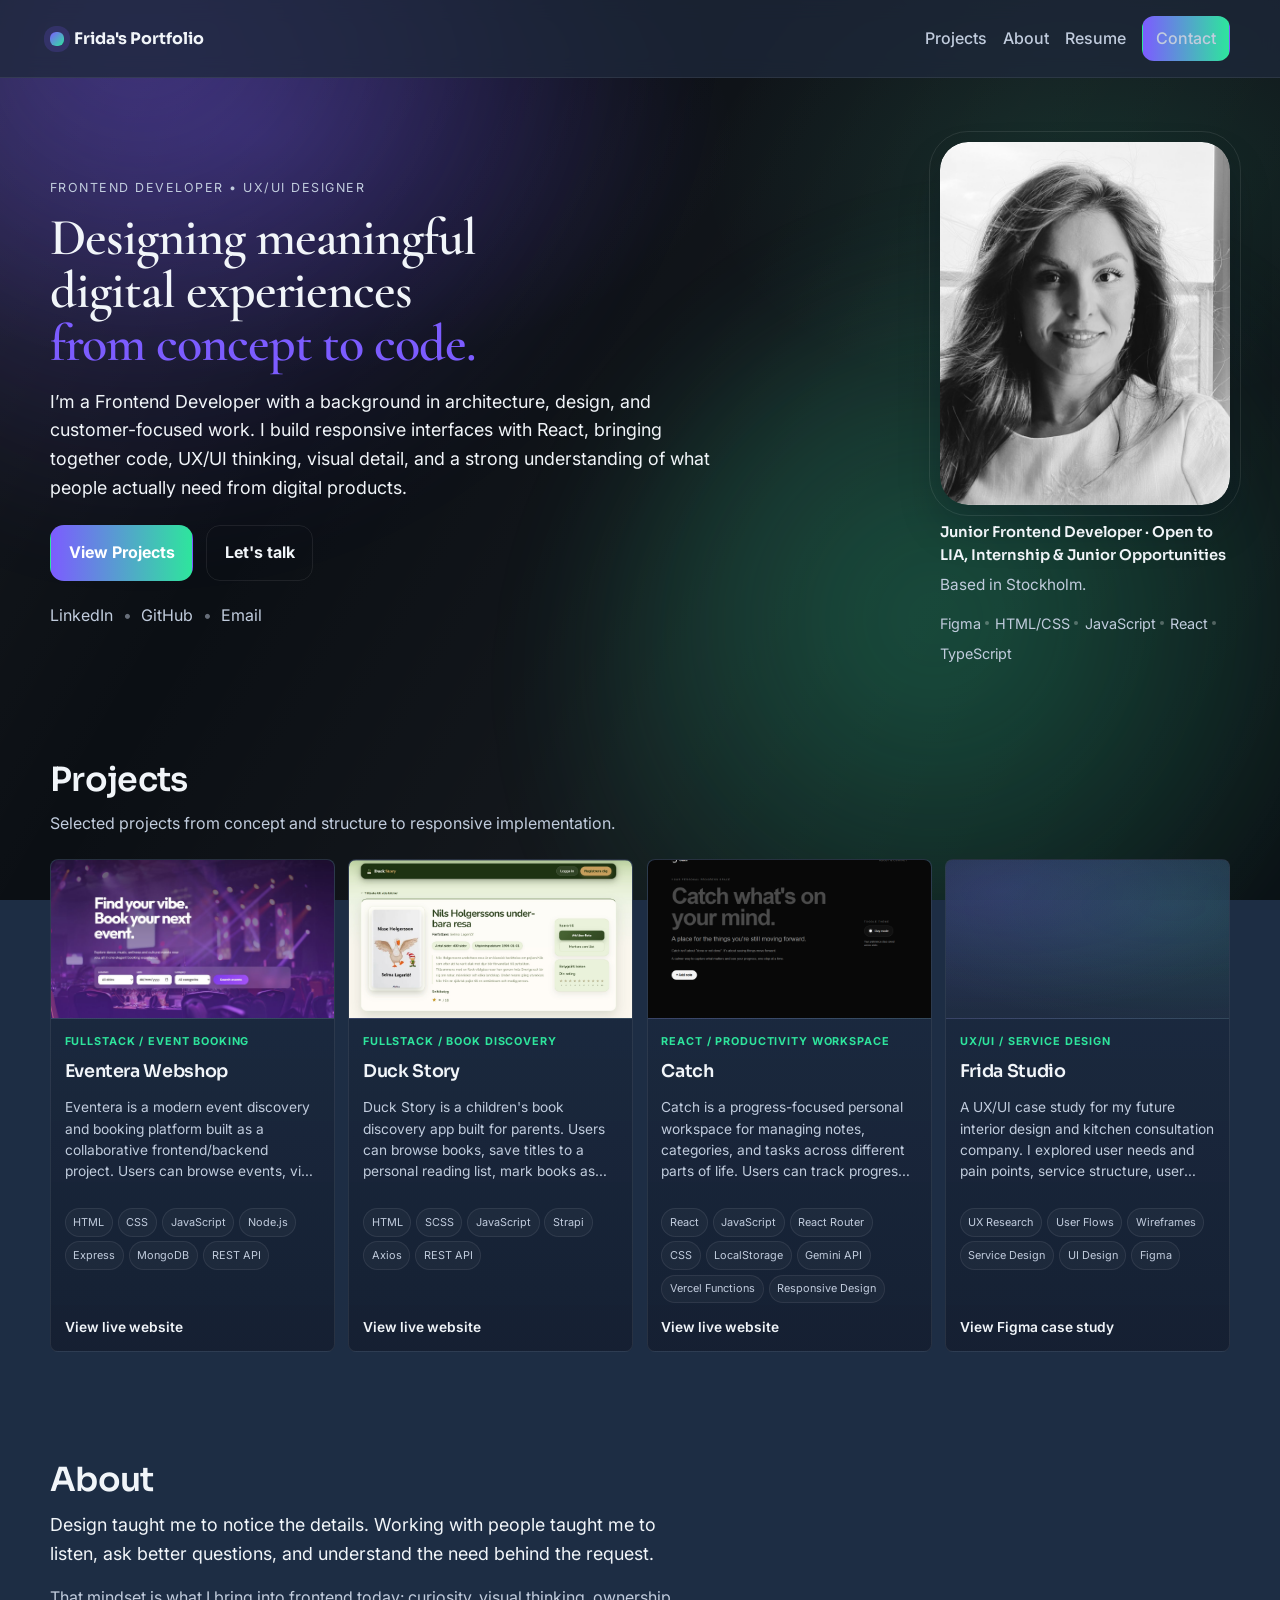
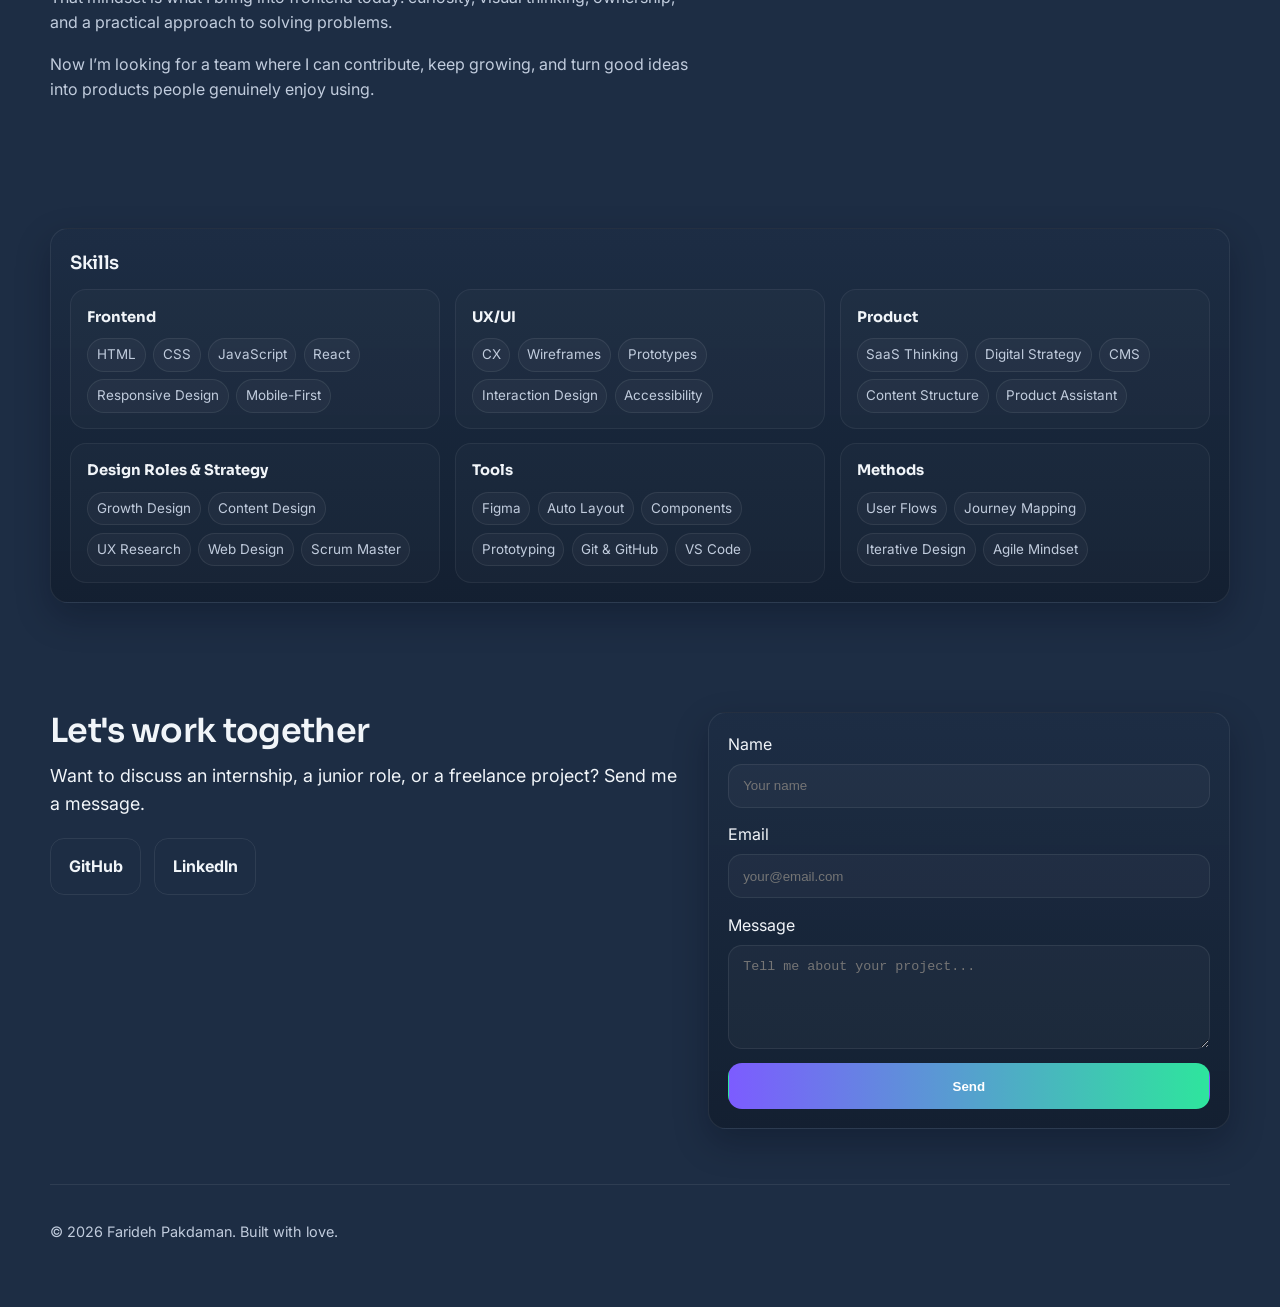
<file: index.html>
<!doctype html>
<html lang="en">
  <head>
    <meta charset="UTF-8" />
    <meta name="viewport" content="width=device-width, initial-scale=1.0" />
    <title>Frida Pakdaman — Frontend & UX/UI</title>

    <!-- Fonts -->
    <link rel="preconnect" href="https://fonts.googleapis.com" />
    <link rel="preconnect" href="https://fonts.gstatic.com" crossorigin />
    <link
      href="https://fonts.googleapis.com/css2?family=Cormorant+Garamond:wght@500;600;700&family=Sora:wght@400;600;700&family=Inter:wght@300;400;500;600;700&display=swap"
      rel="stylesheet"
    />

    <link rel="stylesheet" href="styles.css" />
    <script src="index.js" defer></script>
  </head>

  <body>
    <!-- Header -->
    <header class="header">
      <nav class="nav container">
        <a class="logo" href="#top" aria-label="Home">
          <span class="logo__mark"></span>
          <span class="logo__text">Frida's Portfolio</span>
        </a>

        <button
          class="nav__toggle"
          aria-label="Open menu"
          aria-expanded="false"
          type="button"
        >
          <span></span><span></span><span></span>
        </button>

        <div class="nav__links" data-nav>
          <a href="#projects">Projects</a>
          <a href="#about">About</a>
          <!-- Open resume in modal -->
          <a href="#" id="openResume" aria-controls="resume-modal">Resume</a>
          <a class="btn btn--small" href="#contact">Contact</a>
        </div>
      </nav>
    </header>

    <main id="top">
      <!-- Hero -->
      <section class="hero container">
        <div class="hero__content">
          <p class="eyebrow">Frontend Developer • UX/UI Designer</p>
          <h1>
            Designing meaningful digital experiences
            <span class="accent">from concept to code.</span>
          </h1>
          <p class="lead">
            I’m a Frontend Developer with a background in architecture, design,
            and customer-focused work. I build responsive interfaces with React,
            bringing together code, UX/UI thinking, visual detail, and a strong
            understanding of what people actually need from digital products.
          </p>

          <div class="hero__cta">
            <a class="btn" href="#projects">View Projects</a>
            <a class="btn btn--ghost" href="#contact">Let's talk</a>
          </div>

          <div class="hero__meta">
            <a
              href="https://www.linkedin.com/in/farideh-pakdaman/"
              aria-label="LinkedIn"
              target="_blank"
              rel="noopener"
              >LinkedIn</a
            >

            <span class="dot">•</span>
            <a
              href="https://github.com/Frida1989"
              aria-label="GitHub"
              target="_blank"
              rel="noopener"
              >GitHub</a
            >

            <span class="dot">•</span>
            <a
              href="mailto:farideh.pakdaman@yh.nackademin.se"
              aria-label="Email"
              >Email</a
            >
          </div>
        </div>

        <div class="hero__card">
          <div class="hero__portrait">
            <img src="images/portrait.jpg" alt="Portrait of Farideh Pakdaman" />
          </div>

          <div class="hero__note">
            <p class="hero__note-kicker">
              Junior Frontend Developer · Open to LIA, Internship & Junior
              Opportunities
            </p>
            <p class="hero__note-text">Based in Stockholm.</p>
            <div class="hero__skills" aria-label="Core skills">
              <span>Figma</span>
              <span>HTML/CSS</span>
              <span>JavaScript</span>
              <span>React</span>
              <span>TypeScript</span>
            </div>
          </div>
        </div>
      </section>

      <!-- Projects -->
      <section id="projects" class="section container">
        <div class="section__head">
          <h2>Projects</h2>
          <p class="muted">
            Selected projects from concept and structure to responsive
            implementation.
          </p>
        </div>

        <div class="grid grid--projects">
          <article class="project">
            <a
              class="project__thumb"
              href="https://frida1989.github.io/webbshop-2026-fe/"
              target="_blank"
              rel="noopener"
              aria-label="Open Eventera webshop"
            >
              <img
                src="images/eventera-webshop.jpg"
                alt="Screenshot of the Eventera webshop landing page"
              />
            </a>
            <div class="project__body">
              <p class="project__eyebrow">Fullstack / Event Booking</p>
              <h3>Eventera Webshop</h3>
              <p class="muted">
                Eventera is a modern event discovery and booking platform built
                as a collaborative frontend/backend project. Users can browse
                events, view event details, and reserve spots through an
                interactive booking flow connected to a live API.
              </p>
              <div class="project__tags">
                <span class="chip">HTML</span>
                <span class="chip">CSS</span>
                <span class="chip">JavaScript</span>
                <span class="chip">Node.js</span>
                <span class="chip">Express</span>
                <span class="chip">MongoDB</span>
                <span class="chip">REST API</span>
              </div>
              <a
                class="project__link"
                href="https://frida1989.github.io/webbshop-2026-fe/"
                target="_blank"
                rel="noopener"
                >View live website</a
              >
            </div>
          </article>

          <article class="project">
            <a
              class="project__thumb"
              href="https://duck-story.netlify.app/"
              target="_blank"
              rel="noopener"
              aria-label="Open duck-story website"
            >
              <img
                src="images/Duck-Story.jpg"
                alt="Screenshot of the Duck-Story details book page"
              />
            </a>
            <div class="project__body">
              <p class="project__eyebrow">Fullstack / Book Discovery</p>
              <h3>Duck Story</h3>
              <p class="muted">
                Duck Story is a children's book discovery app built for parents.
                Users can browse books, save titles to a personal reading list,
                mark books as read, and rate them 1–10 — all connected to a
                headless CMS with user authentication
              </p>
              <div class="project__tags">
                <span class="chip">HTML</span>
                <span class="chip">SCSS</span>
                <span class="chip">JavaScript</span>
                <span class="chip">Strapi</span>
                <span class="chip">Axios</span>
                <span class="chip">REST API</span>
              </div>
              <a
                class="project__link"
                href="https://duck-story.netlify.app/landing/"
                target="_blank"
                rel="noopener"
                >View live website</a
              >
            </div>
          </article>

          <article class="project">
            <a
              class="project__thumb"
              href="https://catch-virid.vercel.app/"
              target="_blank"
              rel="noopener"
              aria-label="Open Catch workspace app"
            >
              <img
                src="images/catch-workspace.png"
                alt="Screenshot of the Catch personal workspace landing page"
              />
            </a>
            <div class="project__body">
              <p class="project__eyebrow">React / Productivity Workspace</p>
              <h3>Catch</h3>
              <p class="muted">
                Catch is a progress-focused personal workspace for managing
                notes, categories, and tasks across different parts of life.
                Users can track progress, search and filter notes, switch
                themes, and use AI to turn larger tasks into smaller next steps.
              </p>
              <div class="project__tags">
                <span class="chip">React</span>
                <span class="chip">JavaScript</span>
                <span class="chip">React Router</span>
                <span class="chip">CSS</span>
                <span class="chip">LocalStorage</span>
                <span class="chip">Gemini API</span>
                <span class="chip">Vercel Functions</span>
                <span class="chip">Responsive Design</span>
              </div>
              <a
                class="project__link"
                href="https://catch-virid.vercel.app/"
                target="_blank"
                rel="noopener"
                >View live website</a
              >
            </div>
          </article>

          <article class="project">
            <a
              class="project__thumb project__thumb--video"
              href="https://www.figma.com/design/5IrA8pKhsXyzNtsb5sLPWa/ReadOnlycase-study-2026-08-13?node-id=0-1&amp;t=VuBFuwVH6ku0TAVI-1"
              target="_blank"
              rel="noopener"
              aria-label="Open the Frida Studio UX case study in Figma"
            >
              <video
                src="media/frida-studio-reel.mp4"
                autoplay
                muted
                loop
                playsinline
                preload="metadata"
                disablepictureinpicture
                aria-hidden="true"
              ></video>
            </a>
            <div class="project__body">
              <p class="project__eyebrow">UX/UI / Service Design</p>
              <h3>Frida Studio</h3>
              <p class="muted">
                A UX/UI case study for my future interior design and kitchen
                consultation company. I explored user needs and pain points,
                service structure, user flows, wireframes, and the visual
                direction for the website. Phase 1 is complete, with frontend
                development now in progress.
              </p>
              <div class="project__tags">
                <span class="chip">UX Research</span>
                <span class="chip">User Flows</span>
                <span class="chip">Wireframes</span>
                <span class="chip">Service Design</span>
                <span class="chip">UI Design</span>
                <span class="chip">Figma</span>
              </div>
              <a
                class="project__link"
                href="https://www.figma.com/design/5IrA8pKhsXyzNtsb5sLPWa/ReadOnlycase-study-2026-08-13?node-id=0-1&amp;t=VuBFuwVH6ku0TAVI-1"
                target="_blank"
                rel="noopener"
                >View Figma case study</a
              >
            </div>
          </article>
        </div>
      </section>

      <!-- About -->
      <div class="bg-aurora" aria-hidden="true"></div>
      <section id="about" class="section container">
        <div class="two-col">
          <div>
            <h2>About</h2>
            <p class="lead">
              Design taught me to notice the details. Working with people
              taught me to listen, ask better questions, and understand the
              need behind the request.
            </p>
            <p class="muted">
              That mindset is what I bring into frontend today: curiosity,
              visual thinking, ownership, and a practical approach to solving
              problems.
            </p>
            <p class="muted">
              Now I’m looking for a team where I can contribute, keep growing,
              and turn good ideas into products people genuinely enjoy using.
            </p>
          </div>
        </div>
      </section>

      <!-- Resume -->
      <section id="resume" class="section container">
        <div class="resume">
          <div class="card">
            <h3>Skills</h3>
            <div class="skills-groups">
              <div class="skills-group">
                <h4>Frontend</h4>
                <div class="chips">
                  <span class="chip">HTML</span>
                  <span class="chip">CSS</span>

                  <span class="chip">JavaScript </span>
                  <span class="chip">React</span>
                  <span class="chip">Responsive Design</span>
                  <span class="chip">Mobile-First</span>
                </div>
              </div>
              <div class="skills-group">
                <h4>UX/UI</h4>
                <div class="chips">
                  <span class="chip">CX</span>
                  <span class="chip">Wireframes</span>
                  <span class="chip">Prototypes</span>

                  <span class="chip">Interaction Design</span>
                  <span class="chip">Accessibility</span>
                </div>
              </div>

              <div class="skills-group">
                <h4>Product</h4>
                <div class="chips">
                  <span class="chip">SaaS Thinking</span>
                  <span class="chip">Digital Strategy</span>
                  <span class="chip">CMS</span>
                  <span class="chip">Content Structure</span>
                  <span class="chip">Product Assistant</span>
                </div>
              </div>

              <div class="skills-group">
                <h4>Design Roles &amp; Strategy</h4>
                <div class="chips">
                  <span class="chip">Growth Design</span>
                  <span class="chip">Content Design</span>
                  <span class="chip">UX Research</span>
                  <span class="chip">Web Design</span>
                  <span class="chip">Scrum Master</span>
                </div>
              </div>

              <div class="skills-group">
                <h4>Tools</h4>
                <div class="chips">
                  <span class="chip">Figma</span>
                  <span class="chip">Auto Layout</span>
                  <span class="chip">Components</span>
                  <span class="chip">Prototyping</span>
                  <span class="chip">Git &amp; GitHub</span>
                  <span class="chip">VS Code</span>
                </div>
              </div>

              <div class="skills-group">
                <h4>Methods</h4>
                <div class="chips">
                  <span class="chip">User Flows</span>
                  <span class="chip">Journey Mapping</span>
                  <span class="chip">Iterative Design</span>
                  <span class="chip">Agile Mindset</span>
                </div>
              </div>
            </div>
          </div>
        </div>
      </section>

      <!-- Contact -->
      <section id="contact" class="section container">
        <div class="contact">
          <div>
            <h2>Let's work together</h2>
            <p class="lead">
              Want to discuss an internship, a junior role, or a freelance
              project? Send me a message.
            </p>
            <div class="contact__links">
              <a
                class="btn btn--ghost"
                href="https://github.com/Frida1989"
                target="_blank"
                rel="noopener"
                >GitHub</a
              >
              <a
                class="btn btn--ghost"
                href="https://www.linkedin.com/in/farideh-pakdaman/"
                target="_blank"
                rel="noopener"
                >LinkedIn</a
              >
            </div>
          </div>

          <form
            class="form card"
            action="https://formspree.io/f/xdavvywb"
            method="post"
          >
            <input
              type="hidden"
              name="_subject"
              value="New Portfolio Contact Message"
            />
            <label>
              <span>Name</span>
              <input type="text" name="name" placeholder="Your name" required />
            </label>

            <label>
              <span>Email</span>
              <input
                type="email"
                name="email"
                placeholder="your@email.com"
                required
              />
            </label>

            <label>
              <span>Message</span>
              <textarea
                name="message"
                rows="5"
                placeholder="Tell me about your project..."
              ></textarea>
            </label>

            <button class="btn btn--full" type="submit">Send</button>
          </form>
        </div>
      </section>
    </main>

    <footer class="footer container">
      <p class="muted small">
        © <span id="year"></span> Farideh Pakdaman. Built with love.
      </p>
    </footer>

    <!-- Resume Modal -->
    <div
      id="resume-modal"
      class="modal"
      aria-hidden="true"
      role="dialog"
      aria-label="Resume PDF"
    >
      <div class="modal__overlay" data-modal-close></div>
      <div class="modal__dialog">
        <button class="modal__close" aria-label="Close resume" type="button">
          ✕
        </button>
        <iframe
          id="resume-iframe"
          src="resume.pdf"
          title="Resume PDF"
          frameborder="0"
          loading="lazy"
        ></iframe>
        <div class="modal__actions">
          <a
            class="btn btn--ghost"
            href="resume.pdf"
            target="_blank"
            rel="noopener"
            >Open in new tab</a
          >
          <a class="btn" href="resume.pdf" download>Download</a>
        </div>
      </div>
    </div>
  </body>
</html>
</file>
<file: styles.css>
:root {
  --bg: #1d2d44;
  --surface: #1d2d44;
  --primary-text: #f1f5f9;
  --secondary-text: #c1ccdd;
  --accent: #7c5cff;
  --accent-soft: rgba(124, 92, 255, 0.18);
  --border: rgba(255, 255, 255, 0.08);
  --success: #22c55e;
  --error: #ef4444;

  /* Text color names used across the page */
  --text: var(--primary-text);
  --muted: var(--secondary-text);

  /* Secondary accent color */
  --accent-2: #2ee59d;
  --accent-2-soft: rgba(46, 229, 157, 0.12);

  --on-accent: #ffffff;

  /* Typography */
  --font-body:
    "Inter", system-ui, -apple-system, Segoe UI, Roboto, Arial, sans-serif;
  --font-head:
    "Sora", system-ui, -apple-system, Segoe UI, Roboto, Arial, sans-serif;
  --font-display: "Cormorant Garamond", Georgia, "Times New Roman", serif;

  /* Layout */
  --container: 1180px;
  --radius: 18px;

  /* Type scale */
  --h1: clamp(2.6rem, 3.6vw, 3.5rem);
  --h2: clamp(1.8rem, 2.6vw, 2.3rem);
  --h3: 1.15rem;
  --p: 1rem;
  --lead: 1.12rem;
}

/* Base */
* {
  box-sizing: border-box;
}
html {
  scroll-behavior: smooth;
}
body {
  background: linear-gradient(90deg, var(--accent), var(--accent-2));
  color: var(--on-accent);
  background:
    radial-gradient(
      1200px 700px at 20% 10%,
      var(--accent-soft),
      transparent 60%
    ),
    radial-gradient(
      900px 500px at 90% 20%,
      var(--accent-2-soft),
      transparent 55%
    ),
    var(--bg);
  color: var(--text);
  line-height: 1.6;
  margin: 0;
  font-family: var(--font-body);
}

a {
  color: inherit;
  text-decoration: none;
}
img {
  max-width: 100%;
  display: block;
}

.container {
  width: min(var(--container), calc(100% - 2.2rem));
  margin: 0 auto;
}

.section {
  padding: 3.4rem 0;
  scroll-margin-top: 5.5rem;
}
.section__head {
  margin-bottom: 1.4rem;
  max-width: 44rem;
}

h2,
h3 {
  font-family: var(--font-head);
  margin: 0 0 0.75rem 0;
  letter-spacing: -0.02em;
  font-weight: 600;
}
h1 {
  --font-sans:
    ui-sans-serif, system-ui, sans-serif, "Apple Color Emoji", "Segoe UI Emoji",
    "Segoe UI Symbol", "Noto Color Emoji";

  font-size: var(--h1);
  line-height: 1.05;
  font-weight: 700;
  margin: 0 0 1rem 0;
  font-family: var(--font-head);
}
h2 {
  font-size: var(--h2);
  line-height: 1.15;
}
h3 {
  font-size: var(--h3);
}

p {
  margin: 0 0 1rem 0;
  font-size: var(--p);
}
.lead {
  font-size: var(--lead);
  color: var(--text);
  max-width: 62ch;
}
.muted {
  color: var(--muted);
}
.small {
  font-size: 0.9rem;
}

.accent {
  color: var(--accent);
}
.eyebrow {
  color: var(--muted);
  text-transform: uppercase;
  letter-spacing: 0.12em;
  font-size: 0.78rem;
  margin-bottom: 0.8rem;
}

/* Header and navigation */
.header {
  position: sticky;
  top: 0;
  z-index: 10;
  backdrop-filter: blur(10px);
  background: rgba(30, 41, 59, 0.75);
  border-bottom: 1px solid var(--border);
}
.nav {
  display: flex;
  align-items: center;
  justify-content: space-between;
  padding: 1rem 0;
  gap: 1rem;
}
.logo {
  display: inline-flex;
  align-items: center;
  gap: 0.6rem;
}
.logo__mark {
  width: 14px;
  height: 14px;
  border-radius: 6px;
  background: linear-gradient(135deg, var(--accent), var(--accent-2));
  box-shadow: 0 0 0 6px var(--accent-soft);
}
.logo__text {
  font-family: var(--font-head);
  font-weight: 700;
}

.nav__links {
  display: flex;
  align-items: center;
  gap: 1rem;
}
.nav__links a {
  color: var(--muted);
  font-weight: 500;
}
.nav__links a:hover {
  color: var(--text);
}

.nav__toggle {
  display: none;
  border: 1px solid var(--border);
  background: transparent;
  border-radius: 12px;
  padding: 0.6rem;
  cursor: pointer;
}
.nav__toggle span {
  display: block;
  width: 22px;
  height: 2px;
  background: var(--text);
  margin: 5px 0;
  border-radius: 2px;
}

/* Buttons */
.btn {
  display: inline-flex;
  align-items: center;
  justify-content: center;
  padding: 0.9rem 1.1rem;
  border-radius: 14px;
  border: 1px solid transparent;
  background: linear-gradient(90deg, var(--accent), var(--accent-2));
  color: var(--on-accent);
  font-weight: 700;
  transition:
    transform 180ms ease,
    opacity 180ms ease;
}
.btn:hover {
  transform: translateY(-1px);
  opacity: 0.95;
}
.btn--ghost {
  background: transparent;
  border-color: var(--border);
  color: var(--text);
}
.btn--small {
  padding: 0.55rem 0.8rem;
  border-radius: 12px;
}
.btn--full {
  width: 100%;
}

/* Cards and small reusable elements */
.card {
  background: linear-gradient(
    180deg,
    rgba(29, 45, 68, 0.88),
    rgba(19, 31, 48, 0.92)
  );
  border: 1px solid rgba(255, 255, 255, 0.07);
  border-radius: var(--radius);
  padding: 1.2rem;
  box-shadow: 0 14px 34px rgba(2, 6, 23, 0.28);
}
.chips {
  display: flex;
  flex-wrap: wrap;
  gap: 0.5rem;
  margin-top: 0.8rem;
}
.chip {
  border: 1px solid var(--border);
  background: rgba(255, 255, 255, 0.03);
  padding: 0.35rem 0.6rem;
  border-radius: 999px;
  font-size: 0.9rem;
  color: var(--muted);
}
.skills-groups {
  display: grid;
  grid-template-columns: repeat(3, minmax(0, 1fr));
  gap: 0.9rem;
}
.skills-group {
  padding: 0.95rem 1rem;
  border: 1px solid rgba(255, 255, 255, 0.06);
  border-radius: 16px;
  background: rgba(255, 255, 255, 0.02);
}
.skills-group h4 {
  margin: 0 0 0.55rem;
  font-size: 0.92rem;
  font-family: var(--font-head);
  color: var(--text);
}
#resume .card {
  width: 100%;
}
#resume {
  width: 100%;
}
#resume .resume > .card {
  min-width: 0;
}
#resume .chips {
  gap: 0.45rem;
  margin-top: 0;
}
#resume .chip {
  font-size: 0.84rem;
  padding: 0.32rem 0.55rem;
}
.tag {
  border: 1px solid var(--border);
  padding: 0.28rem 0.55rem;
  border-radius: 999px;
  font-size: 0.85rem;
  color: var(--muted);
}

/* Hero */
.hero {
  padding: 4rem 0 2.6rem;
  display: grid;
  grid-template-columns: minmax(0, 1.25fr) minmax(250px, 0.8fr);
  gap: clamp(1.75rem, 4vw, 3.5rem);
  align-items: center;
}
.hero__content {
  max-width: 42rem;
}
.hero h1 {
  max-width: 22ch;
  margin-bottom: 1.1rem;
  font-family: var(--font-display);
  font-size: clamp(2.15rem, 4.2vw, 3.25rem);
  line-height: 1.02;
  letter-spacing: -0.02em;
  font-weight: 600;
  text-wrap: balance;
}
.hero h1 .accent {
  display: inline;
}
.hero__cta {
  display: flex;
  flex-wrap: wrap;
  gap: 0.8rem;
  margin: 1.4rem 0;
}
.hero__meta {
  display: flex;
  align-items: center;
  gap: 0.6rem;
  color: var(--muted);
}
.hero__meta a:hover {
  color: var(--text);
}
.dot {
  opacity: 0.5;
}
.hero__card {
  display: grid;
  justify-items: end;
  gap: 1rem;
}
.hero__portrait {
  width: min(100%, 290px);
  overflow: hidden;
  border-radius: 28px;
  outline: 1px solid rgba(255, 255, 255, 0.09);
  outline-offset: 10px;
  box-shadow: 0 22px 42px rgba(2, 6, 23, 0.24);
}
.hero__portrait img {
  display: block;
  width: 100%;
  aspect-ratio: 4 / 5;
  object-fit: cover;
  object-position: center top;
  border-radius: 28px;
  filter: grayscale(100%);
}
.hero__note {
  width: min(100%, 290px);
}
.hero__note-kicker {
  margin: 0 0 0.35rem;
  font-family: var(--font-head);
  font-size: 0.92rem;
  font-weight: 600;
  color: var(--text);
}
.hero__note-text {
  margin: 0;
  color: var(--muted);
  font-size: 0.96rem;
}
.hero__skills {
  display: flex;
  flex-wrap: wrap;
  gap: 0.45rem 0.9rem;
  margin-top: 0.85rem;
  color: var(--muted);
  font-size: 0.9rem;
}
.hero__skills span {
  position: relative;
}
.hero__skills span:not(:last-child)::after {
  content: "";
  position: absolute;
  right: -0.5rem;
  top: 50%;
  width: 4px;
  height: 4px;
  border-radius: 999px;
  background: rgba(255, 255, 255, 0.28);
  transform: translateY(-50%);
}

/* Projects grid */
.grid {
  display: grid;
  grid-template-columns: repeat(3, 1fr);
  gap: 1rem;
}
.grid--projects {
  grid-template-columns: repeat(4, minmax(0, 1fr));
  gap: 0.85rem;
}
.project {
  border: 1px solid rgba(255, 255, 255, 0.08);
  border-radius: 8px;
  overflow: hidden;
  background: linear-gradient(
    180deg,
    rgba(29, 45, 68, 0.86),
    rgba(21, 31, 49, 0.92)
  );
  display: grid;
  grid-template-rows: auto 1fr;
  transition: transform 180ms ease;
  min-height: 100%;
}
.project:hover {
  transform: translateY(-2px);
}
.project__thumb {
  aspect-ratio: 16 / 9;
  min-height: 0;
  display: flex;
  align-items: center;
  justify-content: center;
  background:
    radial-gradient(
      500px 200px at 20% 20%,
      var(--accent-soft),
      transparent 60%
    ),
    radial-gradient(
      500px 200px at 80% 30%,
      var(--accent-2-soft),
      transparent 60%
    ),
    rgba(255, 255, 255, 0.02);
  border-bottom: 1px solid rgba(255, 255, 255, 0.07);
  overflow: hidden;
}

/* Project media */
.project__thumb img,
.project__thumb video {
  width: 100%;
  height: 100%;
  object-fit: cover;
  display: block;
}
.project__thumb--video video {
  pointer-events: none;
}
.project__thumb--logo {
  padding: 1.2rem;
}
.project__thumb--logo img {
  width: min(100%, 210px);
  height: min(100%, 210px);
  object-fit: cover;
  border-radius: 8px;
}
.project__thumb--placeholder {
  min-height: 190px;
  padding: 1rem;
  text-align: center;
}
.project__thumb--placeholder span {
  color: var(--text);
  font-family: var(--font-head);
  font-size: 1.15rem;
  font-weight: 700;
}
.project__body {
  padding: 0.85rem;
  display: flex;
  flex-direction: column;
}
.project__body h3 {
  font-size: 1.1rem;
}
.project__body > .muted {
  display: -webkit-box;
  overflow: hidden;
  font-size: 0.86rem;
  line-height: 1.55;
  -webkit-box-orient: vertical;
  -webkit-line-clamp: 4;
}
.project__eyebrow {
  color: var(--accent-2);
  font-size: 0.68rem;
  font-weight: 700;
  letter-spacing: 0.08em;
  margin-bottom: 0.45rem;
  text-transform: uppercase;
}
.project__tags {
  display: flex;
  flex-wrap: wrap;
  gap: 0.3rem;
  margin: 0.6rem 0 0.8rem;
}
.project__tags .chip {
  padding: 0.28rem 0.48rem;
  font-size: 0.68rem;
}
.project__link {
  color: var(--text);
  font-size: 0.86rem;
  font-weight: 600;
  margin-top: auto;
}
.project__link:hover {
  color: var(--accent);
}

/* About and content layout */
.two-col {
  display: grid;
  grid-template-columns: minmax(0, 1.1fr) minmax(300px, 0.9fr);
  gap: 1rem;
  align-items: start;
}

/* Resume */
.resume {
  display: grid;
  grid-template-columns: 1fr;
  gap: 1rem;
  width: min(100%, 1180px);
  max-width: 1180px;
  margin: 0 auto;
}

.resume__viewer {
  grid-column: 1 / -1;
  margin-bottom: 1rem;
}
.resume__viewer iframe {
  width: 100%;
  height: 70vh;
  border: 1px solid var(--border);
  border-radius: 12px;
  background: var(--surface);
}
.resume__viewer p {
  margin-top: 0.6rem;
}

/* Resume modal */
.modal {
  position: fixed;
  inset: 0;
  display: none;
  align-items: center;
  justify-content: center;
  z-index: 2000;
}
.modal.is-open {
  display: flex;
}
.modal__overlay {
  position: absolute;
  inset: 0;
  background: rgba(2, 6, 23, 0.6);
  backdrop-filter: blur(6px);
}
.modal__dialog {
  position: relative;
  width: min(1100px, 96%);
  max-height: 92vh;
  border-radius: 14px;
  overflow: hidden;
  display: flex;
  flex-direction: column;
  background: var(--surface);
  box-shadow: 0 30px 80px rgba(2, 6, 23, 0.6);
}
.modal__close {
  position: absolute;
  right: 12px;
  top: 12px;
  background: transparent;
  border: none;
  color: var(--text);
  font-size: 1.1rem;
  padding: 8px;
  cursor: pointer;
}
.modal__dialog iframe {
  width: 100%;
  height: calc(92vh - 64px);
  border: 0;
  background: var(--surface);
}
.modal__actions {
  display: flex;
  gap: 0.6rem;
  padding: 12px;
  justify-content: flex-end;
  background: linear-gradient(180deg, rgba(0, 0, 0, 0.03), transparent);
}

/* Contact */
.contact {
  display: grid;
  grid-template-columns: minmax(0, 1.1fr) minmax(300px, 0.9fr);
  gap: 1.2rem;
  align-items: start;
}
.contact__links {
  display: flex;
  gap: 0.8rem;
  margin-top: 1.2rem;
}

.form label {
  display: grid;
  gap: 0.4rem;
  margin-bottom: 0.9rem;
}
input,
textarea {
  width: 100%;
  padding: 0.85rem 0.9rem;
  border-radius: 14px;
  border: 1px solid var(--border);
  background: rgba(255, 255, 255, 0.03);
  color: var(--text);
  outline: none;
}
input:focus,
textarea:focus {
  border-color: var(--accent);
  box-shadow: 0 0 0 4px var(--accent-soft);
}

.footer {
  padding: 2.2rem 0 3rem;
  border-top: 1px solid var(--border);
}

/* Responsive */
@media (max-width: 1180px) {
  .grid--projects {
    grid-template-columns: repeat(2, minmax(0, 1fr));
  }
}

@media (max-width: 980px) {
  .hero {
    grid-template-columns: 1fr;
    gap: 2rem;
  }
  .hero__card {
    justify-items: start;
  }
  .hero__portrait,
  .hero__note {
    width: min(100%, 260px);
  }
  .hero h1 {
    max-width: 16ch;
  }
  .grid {
    grid-template-columns: 1fr;
  }
  .grid--projects {
    grid-template-columns: repeat(2, minmax(0, 1fr));
  }
  .project {
    grid-template-columns: 1fr;
  }
  .project__thumb {
    min-height: 0;
    border-right: 0;
    border-bottom: 1px solid rgba(255, 255, 255, 0.07);
  }
  .two-col {
    grid-template-columns: 1fr;
  }
  .resume {
    grid-template-columns: 1fr;
  }
  .skills-groups {
    grid-template-columns: repeat(2, minmax(0, 1fr));
  }
  .contact {
    grid-template-columns: 1fr;
  }
  .nav__toggle {
    display: inline-block;
  }
  .nav__links {
    display: none;
    position: absolute;
    right: 1rem;
    top: 70px;
    flex-direction: column;
    gap: 0.8rem;
    padding: 1rem;
    width: min(320px, calc(100% - 2rem));
    background: rgba(18, 24, 36, 0.92);
    border: 1px solid var(--border);
    border-radius: var(--radius);
  }
  .nav__links.is-open {
    display: flex;
  }
}

@media (max-width: 640px) {
  .grid--projects {
    grid-template-columns: 1fr;
  }
  .project__body > .muted {
    -webkit-line-clamp: 5;
  }
  .skills-groups {
    grid-template-columns: 1fr;
  }
}

/* Background effect */
.bg-aurora {
  position: fixed;
  inset: 0;
  z-index: -1;
  pointer-events: none;
  background: #0b0f14; /* Base background color */
  overflow: hidden;
}

/* Large blurred background shapes */
.bg-aurora::before,
.bg-aurora::after {
  content: "";
  position: absolute;
  width: 70vmax;
  height: 70vmax;
  border-radius: 50%;
  filter: blur(60px);
  opacity: 0.45;
  transform: translate3d(0, 0, 0);
  animation: auroraFloat 12s ease-in-out infinite alternate;
}

/* First background shape */
.bg-aurora::before {
  top: -20vmax;
  left: -10vmax;
  background: radial-gradient(
    circle at 30% 30%,
    rgba(124, 92, 255, 0.85),
    rgba(124, 92, 255, 0) 60%
  );
}

/* Second background shape */
.bg-aurora::after {
  bottom: -20vmax;
  right: -15vmax;
  background: radial-gradient(
    circle at 40% 40%,
    rgba(46, 229, 157, 0.65),
    rgba(46, 229, 157, 0) 60%
  );
  animation-duration: 14s;
}

/* Extra background layers */
.bg-aurora {
  background-image:
    radial-gradient(
      800px 400px at 20% 15%,
      rgba(124, 92, 255, 0.18),
      transparent 60%
    ),
    radial-gradient(
      700px 420px at 85% 20%,
      rgba(46, 229, 157, 0.12),
      transparent 55%
    ),
    linear-gradient(
      120deg,
      rgba(255, 255, 255, 0.05) 0%,
      rgba(255, 255, 255, 0) 30%,
      rgba(255, 255, 255, 0.04) 60%,
      rgba(255, 255, 255, 0) 100%
    );
}

@keyframes auroraFloat {
  from {
    transform: translate(-2vmax, 2vmax) scale(1);
  }
  to {
    transform: translate(3vmax, -3vmax) scale(1.05);
  }
}
</file>
